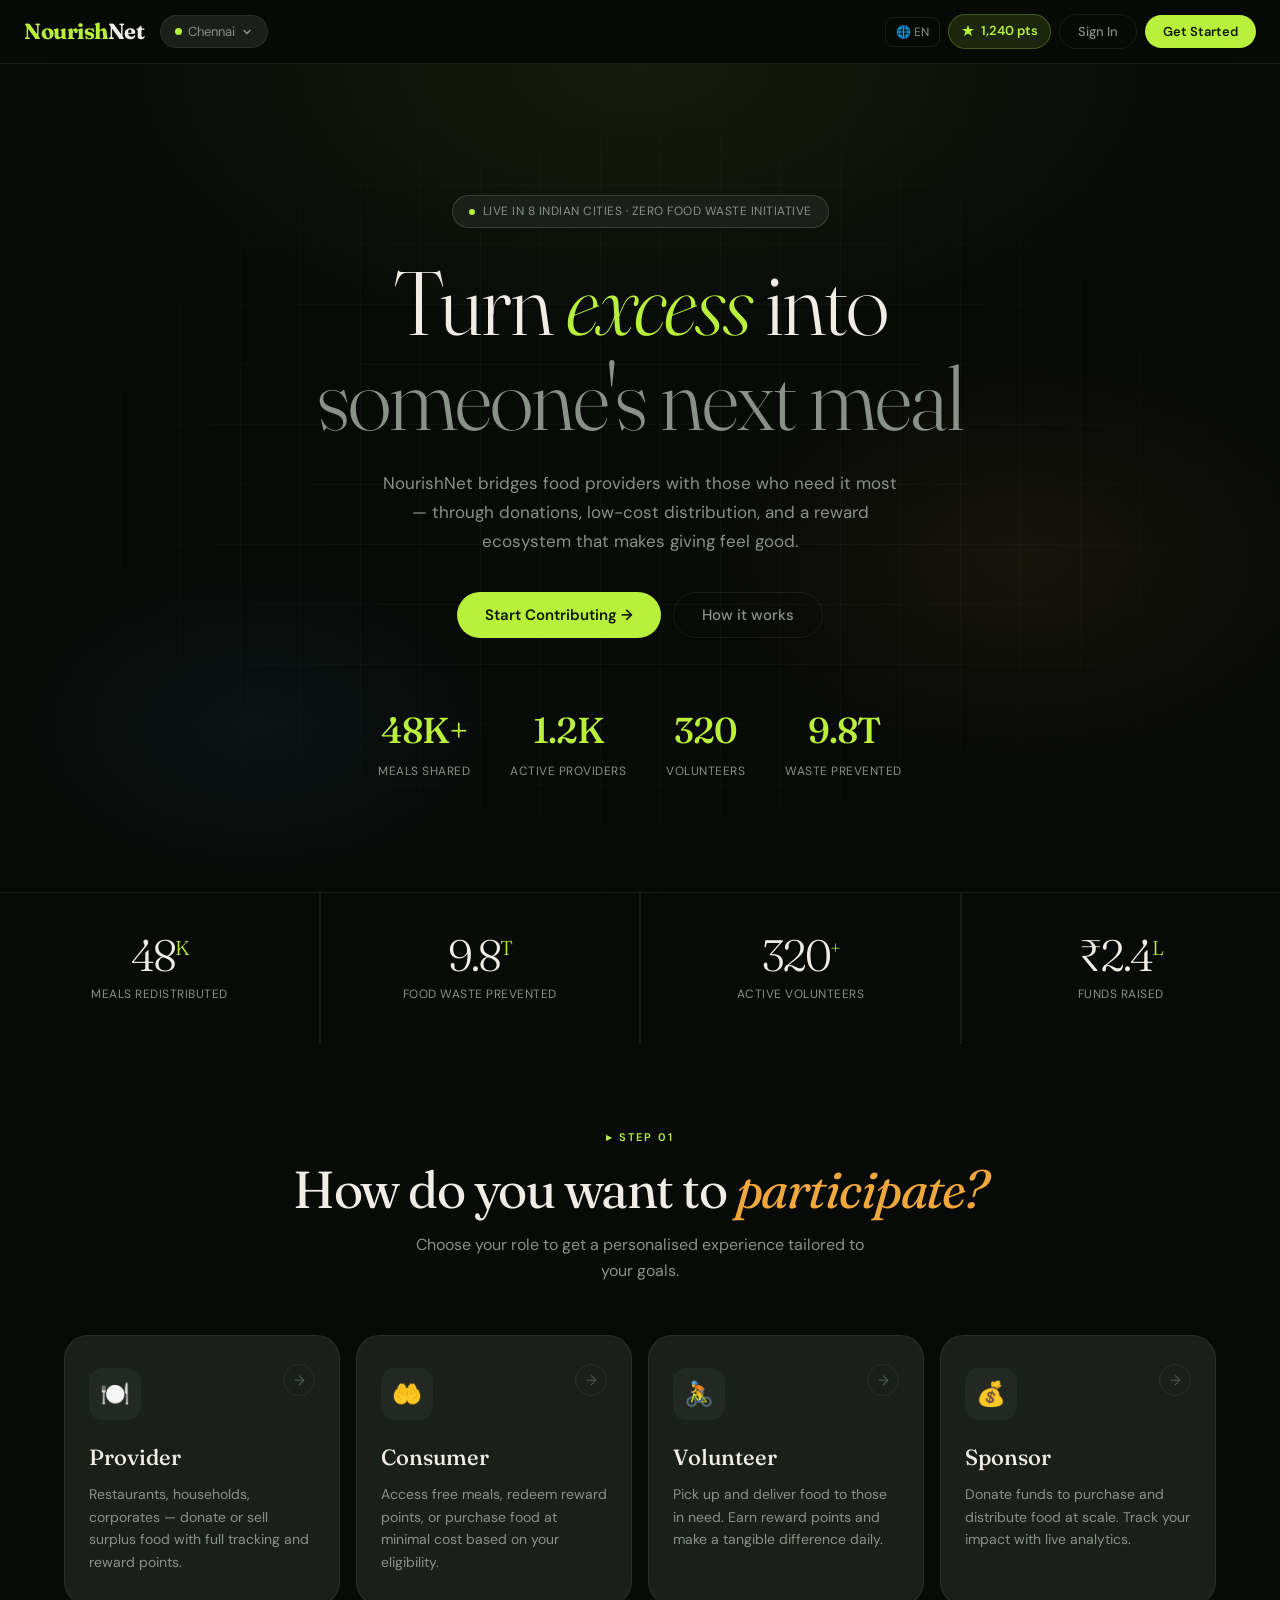
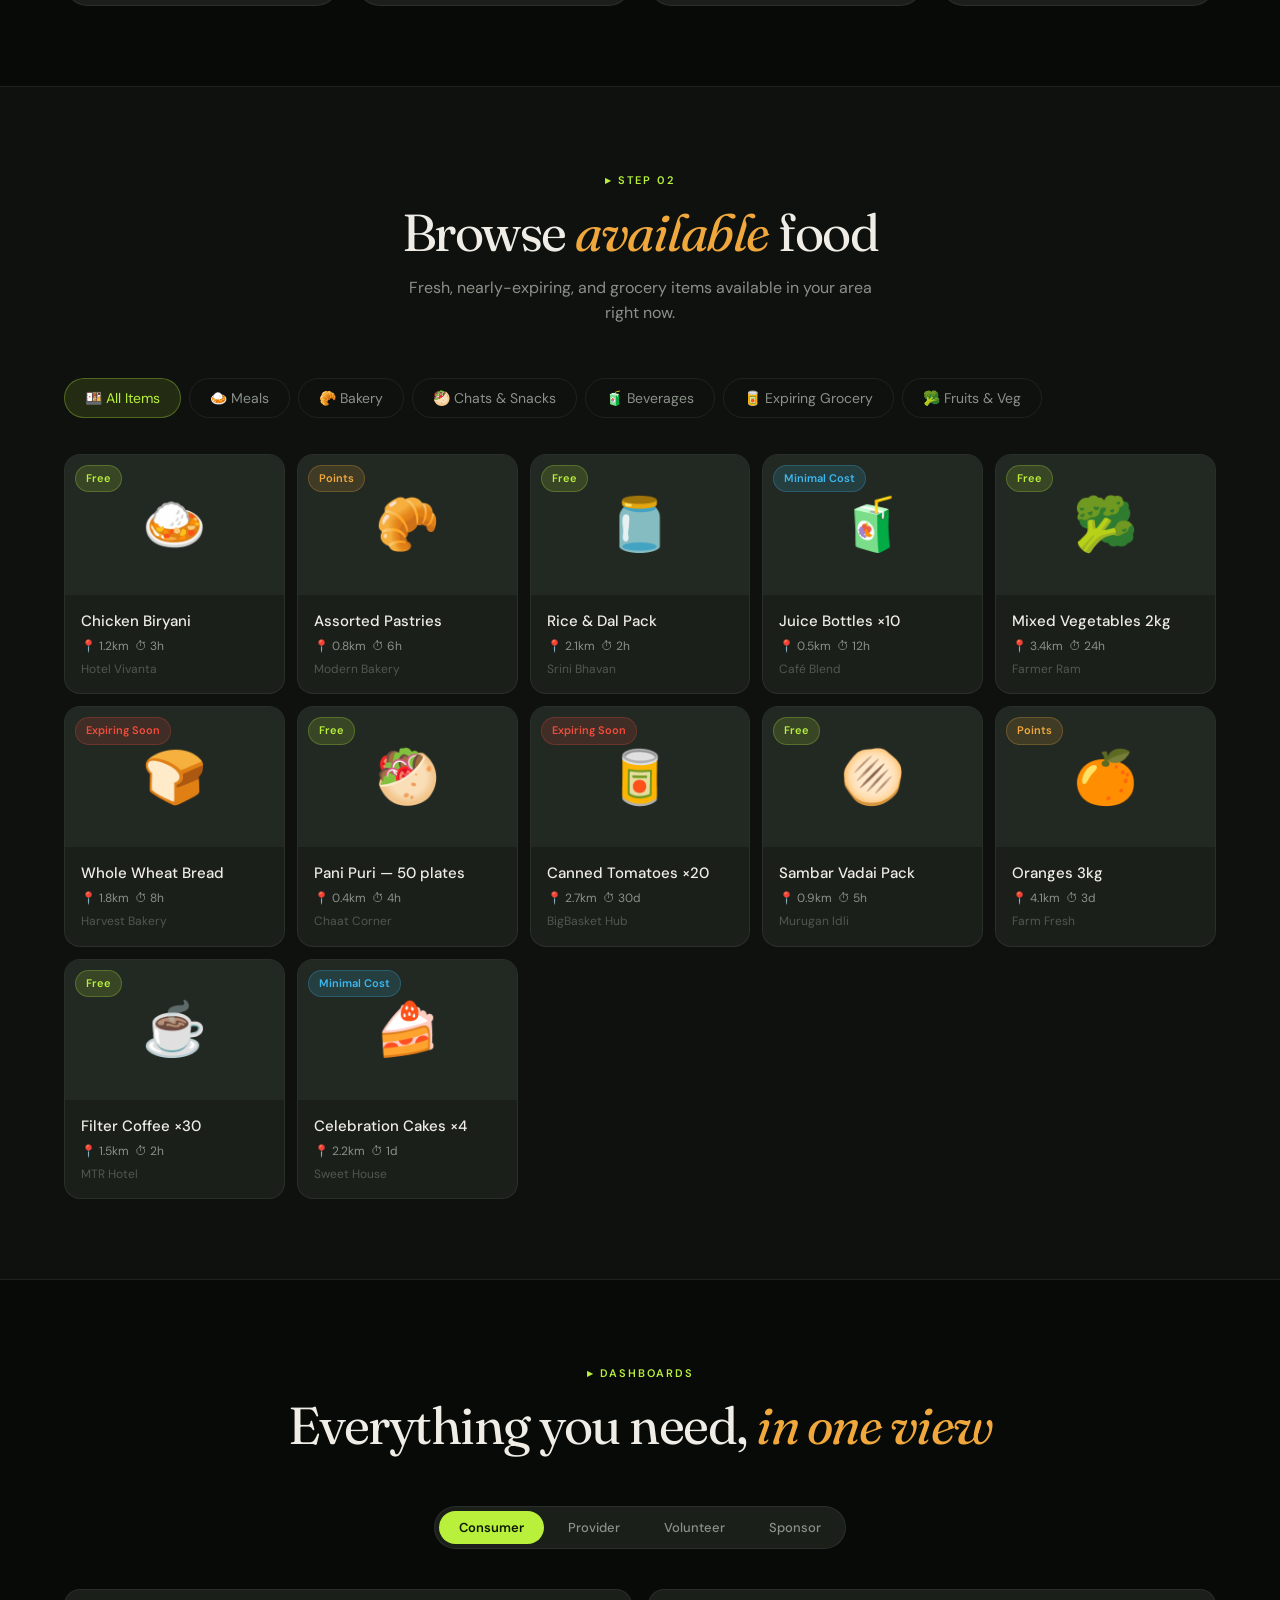
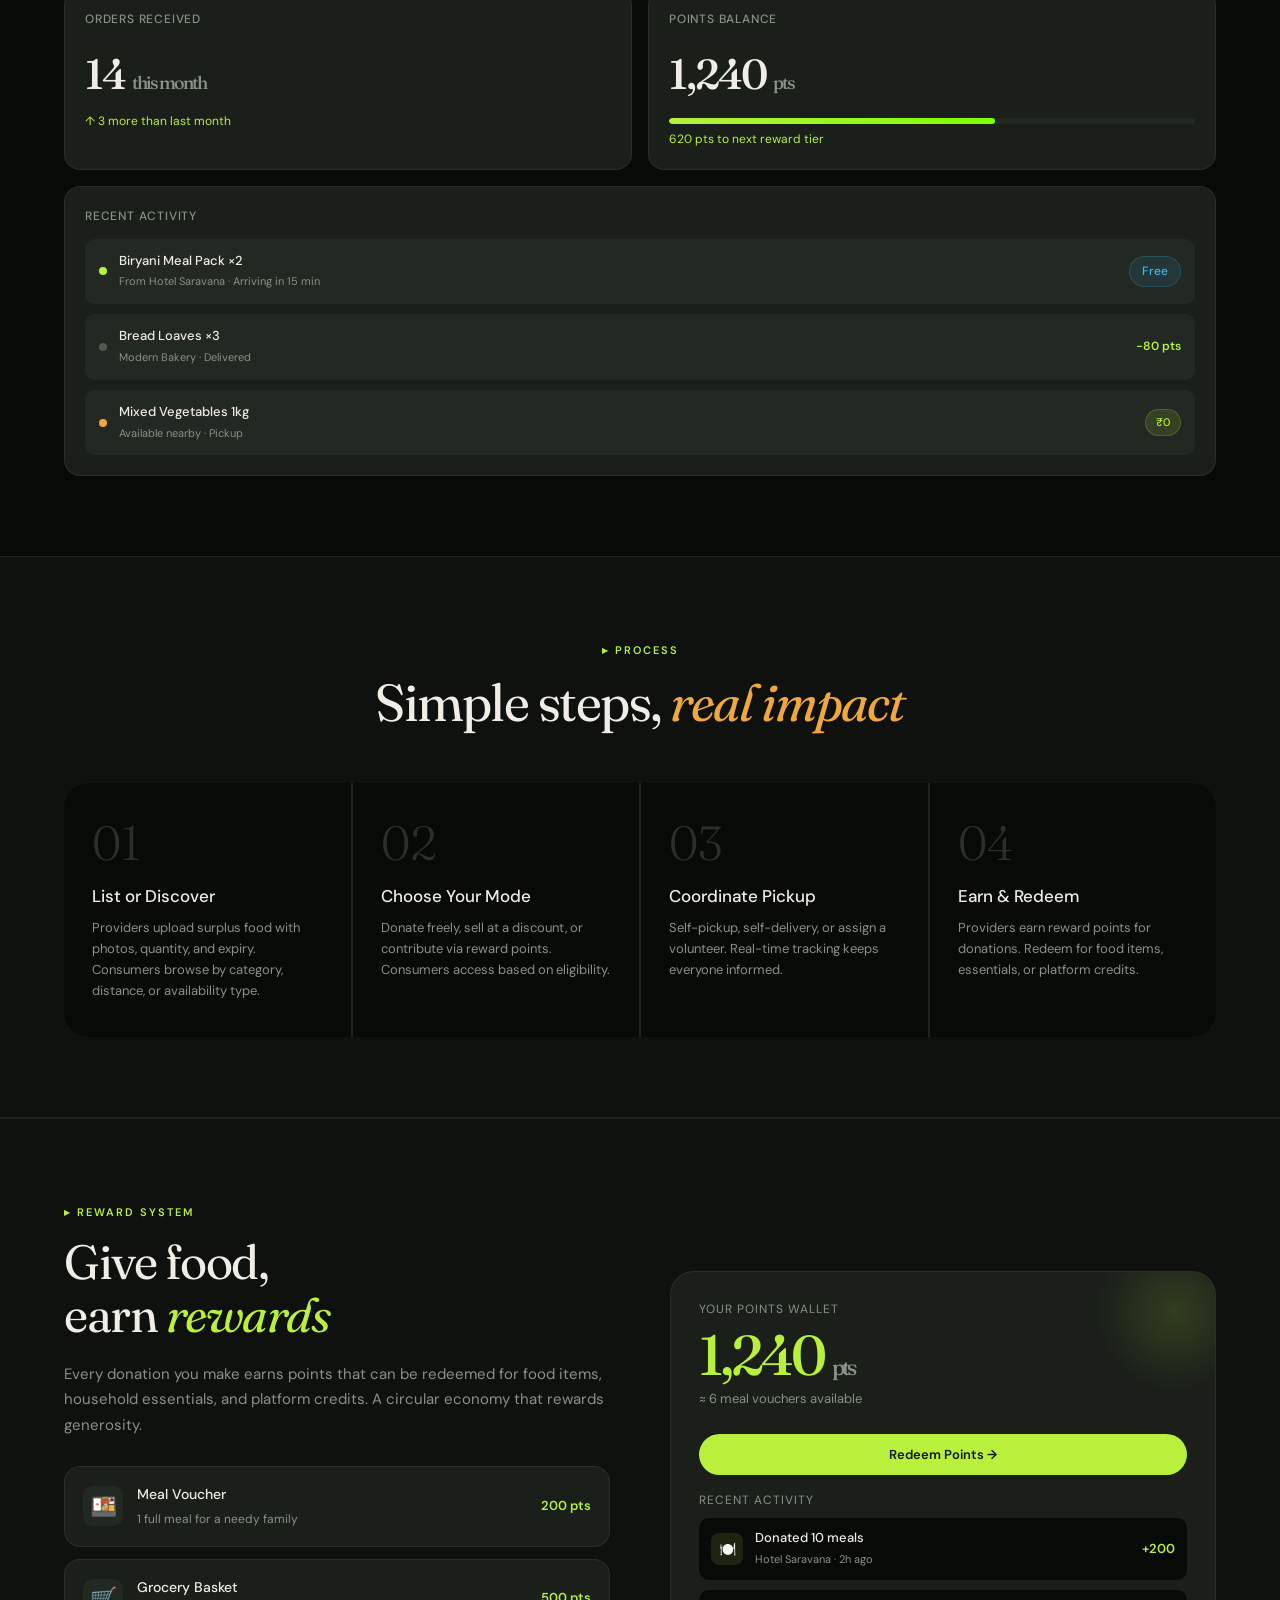
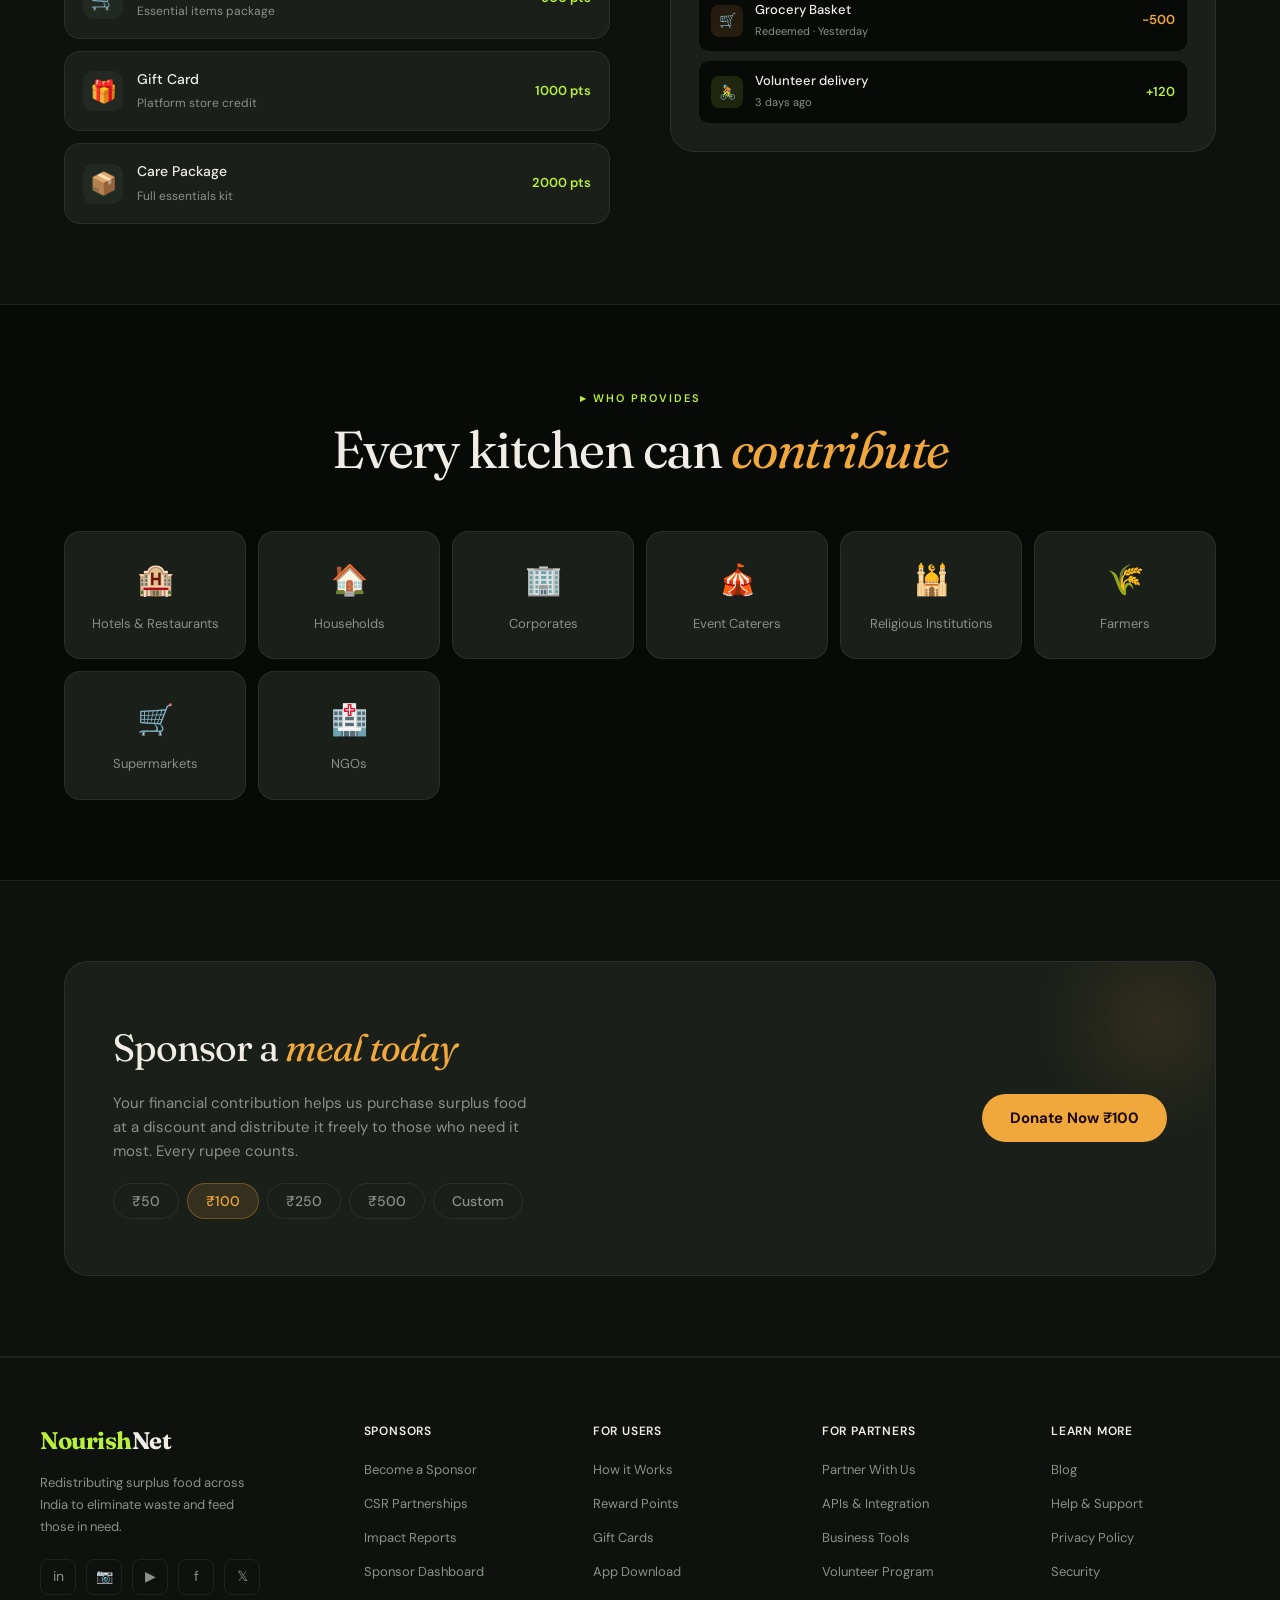
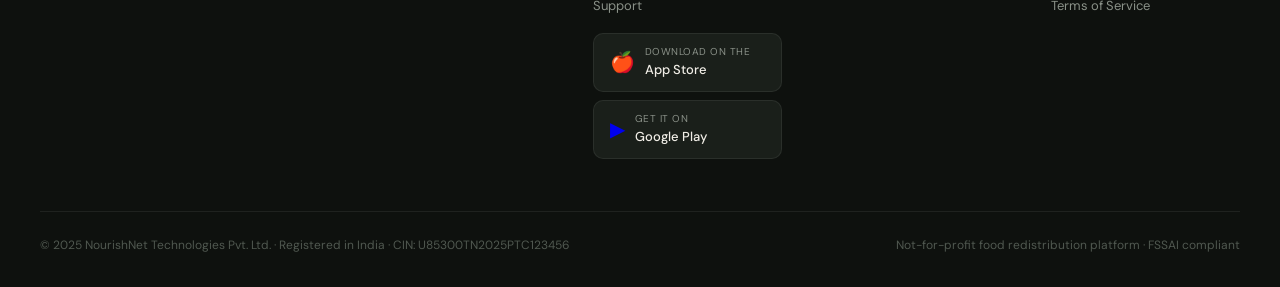
<file: nourishnet.html>
<!DOCTYPE html>
<html lang="en">
<head>
<meta charset="UTF-8">
<meta name="viewport" content="width=device-width, initial-scale=1.0">
<title>NourishNet — Redistribute. Reduce. Revive.</title>
<link href="https://fonts.googleapis.com/css2?family=Fraunces:ital,opsz,wght@0,9..144,300;0,9..144,500;0,9..144,700;1,9..144,400&family=DM+Sans:wght@300;400;500;600&display=swap" rel="stylesheet">
<style>
  :root {
    --bg: #080A08;
    --bg2: #0E110E;
    --bg3: #141814;
    --surface: #1A1F1A;
    --surface2: #222822;
    --border: rgba(255,255,255,0.07);
    --border-bright: rgba(255,255,255,0.15);
    --text: #F0EDE6;
    --text-muted: #8A9188;
    --text-dim: #505850;
    --accent: #B8F03C;
    --accent-dim: rgba(184,240,60,0.12);
    --accent-warm: #F0A83C;
    --accent-warm-dim: rgba(240,168,60,0.12);
    --accent-red: #F04C3C;
    --accent-blue: #3CB8F0;
    --radius: 16px;
    --radius-sm: 10px;
    --radius-lg: 24px;
    --font-display: 'Fraunces', serif;
    --font-body: 'DM Sans', sans-serif;
  }

  *, *::before, *::after { box-sizing: border-box; margin: 0; padding: 0; }

  html { scroll-behavior: smooth; }

  body {
    background: var(--bg);
    color: var(--text);
    font-family: var(--font-body);
    font-size: 15px;
    line-height: 1.6;
    overflow-x: hidden;
    -webkit-font-smoothing: antialiased;
  }

  /* ── TOPBAR ── */
  .topbar {
    position: sticky;
    top: 0;
    z-index: 100;
    background: rgba(8,10,8,0.85);
    backdrop-filter: blur(20px);
    border-bottom: 1px solid var(--border);
    padding: 0 24px;
    height: 64px;
    display: flex;
    align-items: center;
    gap: 16px;
  }

  .logo {
    font-family: var(--font-display);
    font-size: 22px;
    font-weight: 700;
    color: var(--accent);
    letter-spacing: -0.5px;
    white-space: nowrap;
    flex-shrink: 0;
  }
  .logo span { color: var(--text); }

  .topbar-center { flex: 1; display: flex; gap: 8px; align-items: center; }

  .location-btn {
    display: flex;
    align-items: center;
    gap: 6px;
    background: var(--surface);
    border: 1px solid var(--border);
    border-radius: 40px;
    padding: 7px 14px;
    font-family: var(--font-body);
    font-size: 13px;
    color: var(--text-muted);
    cursor: pointer;
    transition: all 0.2s;
  }
  .location-btn:hover { border-color: var(--border-bright); color: var(--text); }
  .location-btn .dot { width: 7px; height: 7px; background: var(--accent); border-radius: 50%; }

  .topbar-right { display: flex; align-items: center; gap: 8px; }

  .lang-btn {
    background: none;
    border: 1px solid var(--border);
    border-radius: 8px;
    padding: 6px 10px;
    color: var(--text-muted);
    font-family: var(--font-body);
    font-size: 12px;
    cursor: pointer;
    transition: all 0.2s;
  }
  .lang-btn:hover { color: var(--text); border-color: var(--border-bright); }

  .points-badge {
    display: flex;
    align-items: center;
    gap: 6px;
    background: var(--accent-dim);
    border: 1px solid rgba(184,240,60,0.25);
    border-radius: 40px;
    padding: 6px 12px;
    font-size: 13px;
    font-weight: 600;
    color: var(--accent);
    cursor: pointer;
  }
  .points-badge svg { width: 14px; height: 14px; }

  .btn {
    display: inline-flex;
    align-items: center;
    gap: 6px;
    padding: 8px 18px;
    border-radius: 40px;
    font-family: var(--font-body);
    font-size: 13px;
    font-weight: 500;
    cursor: pointer;
    border: none;
    transition: all 0.2s;
    text-decoration: none;
  }
  .btn-primary { background: var(--accent); color: #0E1A00; font-weight: 600; }
  .btn-primary:hover { background: #ceff50; transform: translateY(-1px); box-shadow: 0 6px 20px rgba(184,240,60,0.25); }
  .btn-ghost { background: none; border: 1px solid var(--border); color: var(--text-muted); }
  .btn-ghost:hover { border-color: var(--border-bright); color: var(--text); }

  /* ── HERO ── */
  .hero {
    position: relative;
    min-height: 92vh;
    display: flex;
    flex-direction: column;
    align-items: center;
    justify-content: center;
    padding: 80px 24px 60px;
    overflow: hidden;
  }

  .hero-bg {
    position: absolute;
    inset: 0;
    background:
      radial-gradient(ellipse 60% 50% at 50% 0%, rgba(184,240,60,0.08) 0%, transparent 70%),
      radial-gradient(ellipse 40% 40% at 80% 60%, rgba(240,168,60,0.06) 0%, transparent 60%),
      radial-gradient(ellipse 30% 30% at 20% 80%, rgba(60,184,240,0.05) 0%, transparent 60%);
    pointer-events: none;
  }

  .hero-grid {
    position: absolute;
    inset: 0;
    background-image:
      linear-gradient(rgba(255,255,255,0.03) 1px, transparent 1px),
      linear-gradient(90deg, rgba(255,255,255,0.03) 1px, transparent 1px);
    background-size: 60px 60px;
    mask-image: radial-gradient(ellipse 80% 80% at 50% 50%, black 30%, transparent 70%);
    pointer-events: none;
  }

  .hero-tag {
    display: inline-flex;
    align-items: center;
    gap: 8px;
    background: var(--surface);
    border: 1px solid var(--border-bright);
    border-radius: 40px;
    padding: 6px 16px;
    font-size: 12px;
    color: var(--text-muted);
    letter-spacing: 0.5px;
    text-transform: uppercase;
    margin-bottom: 28px;
    animation: fadeUp 0.6s ease both;
  }
  .hero-tag .pulse { width: 6px; height: 6px; background: var(--accent); border-radius: 50%; animation: pulse 2s infinite; }

  @keyframes pulse {
    0%, 100% { opacity: 1; transform: scale(1); }
    50% { opacity: 0.5; transform: scale(1.4); }
  }

  @keyframes fadeUp {
    from { opacity: 0; transform: translateY(20px); }
    to { opacity: 1; transform: translateY(0); }
  }

  .hero h1 {
    font-family: var(--font-display);
    font-size: clamp(42px, 8vw, 90px);
    font-weight: 300;
    line-height: 1.05;
    letter-spacing: -2px;
    text-align: center;
    max-width: 900px;
    animation: fadeUp 0.6s 0.1s ease both;
  }
  .hero h1 em { font-style: italic; color: var(--accent); }
  .hero h1 .line2 { display: block; color: var(--text-muted); }

  .hero-sub {
    margin-top: 24px;
    font-size: 17px;
    color: var(--text-muted);
    text-align: center;
    max-width: 520px;
    line-height: 1.7;
    animation: fadeUp 0.6s 0.2s ease both;
  }

  .hero-ctas {
    display: flex;
    gap: 12px;
    margin-top: 36px;
    flex-wrap: wrap;
    justify-content: center;
    animation: fadeUp 0.6s 0.3s ease both;
  }

  .hero-stats {
    display: flex;
    gap: 40px;
    margin-top: 64px;
    animation: fadeUp 0.6s 0.4s ease both;
  }
  .stat { text-align: center; }
  .stat-num {
    font-family: var(--font-display);
    font-size: 36px;
    font-weight: 500;
    color: var(--accent);
    letter-spacing: -1px;
  }
  .stat-label { font-size: 12px; color: var(--text-muted); text-transform: uppercase; letter-spacing: 0.5px; margin-top: 2px; }

  /* ── ROLE SELECTION ── */
  .section { padding: 80px 24px; max-width: 1200px; margin: 0 auto; }
  .section-full { padding: 80px 24px; }

  .section-header { text-align: center; margin-bottom: 52px; }
  .section-tag {
    display: inline-block;
    font-size: 11px;
    font-weight: 600;
    letter-spacing: 2px;
    text-transform: uppercase;
    color: var(--accent);
    margin-bottom: 14px;
  }
  .section-title {
    font-family: var(--font-display);
    font-size: clamp(32px, 5vw, 52px);
    font-weight: 400;
    letter-spacing: -1.5px;
    line-height: 1.1;
  }
  .section-title em { font-style: italic; color: var(--accent-warm); }
  .section-sub { margin-top: 14px; font-size: 16px; color: var(--text-muted); max-width: 480px; margin-left: auto; margin-right: auto; }

  .role-grid {
    display: grid;
    grid-template-columns: repeat(auto-fit, minmax(240px, 1fr));
    gap: 16px;
  }

  .role-card {
    background: var(--surface);
    border: 1px solid var(--border);
    border-radius: var(--radius-lg);
    padding: 32px 24px;
    cursor: pointer;
    transition: all 0.3s cubic-bezier(0.16, 1, 0.3, 1);
    position: relative;
    overflow: hidden;
    group: true;
  }
  .role-card::before {
    content: '';
    position: absolute;
    inset: 0;
    background: var(--card-glow, transparent);
    opacity: 0;
    transition: opacity 0.3s;
  }
  .role-card:hover { border-color: var(--card-accent, var(--border-bright)); transform: translateY(-4px); box-shadow: 0 20px 40px rgba(0,0,0,0.4); }
  .role-card:hover::before { opacity: 1; }
  .role-card.active { border-color: var(--card-accent); background: var(--card-bg); }

  .role-card[data-role="provider"] { --card-accent: var(--accent); --card-glow: radial-gradient(ellipse 80% 60% at 50% 0%, rgba(184,240,60,0.08) 0%, transparent 60%); --card-bg: rgba(184,240,60,0.05); }
  .role-card[data-role="consumer"] { --card-accent: var(--accent-warm); --card-glow: radial-gradient(ellipse 80% 60% at 50% 0%, rgba(240,168,60,0.08) 0%, transparent 60%); --card-bg: rgba(240,168,60,0.05); }
  .role-card[data-role="volunteer"] { --card-accent: var(--accent-blue); --card-glow: radial-gradient(ellipse 80% 60% at 50% 0%, rgba(60,184,240,0.08) 0%, transparent 60%); --card-bg: rgba(60,184,240,0.05); }
  .role-card[data-role="sponsor"] { --card-accent: #C084FC; --card-glow: radial-gradient(ellipse 80% 60% at 50% 0%, rgba(192,132,252,0.08) 0%, transparent 60%); --card-bg: rgba(192,132,252,0.05); }

  .role-icon {
    width: 52px;
    height: 52px;
    border-radius: 14px;
    display: flex;
    align-items: center;
    justify-content: center;
    font-size: 24px;
    margin-bottom: 20px;
    background: var(--surface2);
    transition: transform 0.3s;
  }
  .role-card:hover .role-icon { transform: scale(1.1) rotate(-3deg); }

  .role-card h3 {
    font-family: var(--font-display);
    font-size: 22px;
    font-weight: 500;
    margin-bottom: 8px;
  }
  .role-card p { font-size: 14px; color: var(--text-muted); line-height: 1.6; }
  .role-arrow {
    position: absolute;
    top: 28px; right: 24px;
    width: 32px; height: 32px;
    border: 1px solid var(--border);
    border-radius: 50%;
    display: flex; align-items: center; justify-content: center;
    font-size: 14px;
    color: var(--text-dim);
    transition: all 0.3s;
  }
  .role-card:hover .role-arrow { border-color: var(--card-accent); color: var(--card-accent); transform: rotate(45deg); }

  /* ── CATEGORIES ── */
  .categories-wrap {
    background: var(--bg2);
    border-top: 1px solid var(--border);
    border-bottom: 1px solid var(--border);
  }

  .category-tabs {
    display: flex;
    gap: 8px;
    overflow-x: auto;
    padding-bottom: 4px;
    scrollbar-width: none;
    margin-bottom: 32px;
  }
  .category-tabs::-webkit-scrollbar { display: none; }

  .cat-tab {
    flex-shrink: 0;
    display: flex;
    align-items: center;
    gap: 8px;
    padding: 10px 20px;
    border-radius: 40px;
    border: 1px solid var(--border);
    background: none;
    color: var(--text-muted);
    font-family: var(--font-body);
    font-size: 14px;
    cursor: pointer;
    transition: all 0.2s;
    white-space: nowrap;
  }
  .cat-tab.active, .cat-tab:hover { background: var(--accent-dim); border-color: rgba(184,240,60,0.3); color: var(--accent); }

  .food-grid {
    display: grid;
    grid-template-columns: repeat(auto-fill, minmax(200px, 1fr));
    gap: 12px;
  }

  .food-card {
    background: var(--surface);
    border: 1px solid var(--border);
    border-radius: var(--radius);
    overflow: hidden;
    transition: all 0.3s cubic-bezier(0.16, 1, 0.3, 1);
    cursor: pointer;
  }
  .food-card:hover { border-color: var(--border-bright); transform: translateY(-3px); box-shadow: 0 16px 32px rgba(0,0,0,0.35); }

  .food-card-img {
    height: 140px;
    background: var(--surface2);
    display: flex;
    align-items: center;
    justify-content: center;
    font-size: 48px;
    position: relative;
    overflow: hidden;
  }
  .food-badge {
    position: absolute;
    top: 10px; left: 10px;
    padding: 4px 10px;
    border-radius: 40px;
    font-size: 11px;
    font-weight: 600;
  }
  .badge-free { background: rgba(184,240,60,0.15); color: var(--accent); border: 1px solid rgba(184,240,60,0.25); }
  .badge-points { background: rgba(240,168,60,0.15); color: var(--accent-warm); border: 1px solid rgba(240,168,60,0.25); }
  .badge-paid { background: rgba(60,184,240,0.15); color: var(--accent-blue); border: 1px solid rgba(60,184,240,0.25); }
  .badge-expiring { background: rgba(240,76,60,0.15); color: var(--accent-red); border: 1px solid rgba(240,76,60,0.25); }

  .food-card-body { padding: 14px 16px; }
  .food-card-body h4 { font-size: 15px; font-weight: 500; margin-bottom: 4px; }
  .food-card-body .meta { font-size: 12px; color: var(--text-muted); display: flex; align-items: center; gap: 6px; }
  .food-card-body .meta span { display: flex; align-items: center; gap: 3px; }

  /* ── DASHBOARDS PREVIEW ── */
  .tabs-nav {
    display: flex;
    gap: 4px;
    background: var(--surface);
    border: 1px solid var(--border);
    border-radius: 40px;
    padding: 4px;
    width: fit-content;
    margin: 0 auto 40px;
  }
  .tab-btn {
    padding: 8px 20px;
    border-radius: 40px;
    border: none;
    background: none;
    color: var(--text-muted);
    font-family: var(--font-body);
    font-size: 13px;
    font-weight: 500;
    cursor: pointer;
    transition: all 0.2s;
  }
  .tab-btn.active { background: var(--accent); color: #0E1A00; font-weight: 600; }

  .dashboard-panel { display: none; }
  .dashboard-panel.active { display: block; }

  .dash-grid {
    display: grid;
    grid-template-columns: 1fr 1fr;
    gap: 16px;
  }
  @media (max-width: 640px) { .dash-grid { grid-template-columns: 1fr; } }

  .dash-card {
    background: var(--surface);
    border: 1px solid var(--border);
    border-radius: var(--radius);
    padding: 20px;
  }
  .dash-card h5 {
    font-size: 12px;
    font-weight: 500;
    text-transform: uppercase;
    letter-spacing: 0.8px;
    color: var(--text-muted);
    margin-bottom: 12px;
  }
  .dash-card .big-num {
    font-family: var(--font-display);
    font-size: 42px;
    font-weight: 500;
    letter-spacing: -2px;
    color: var(--text);
  }
  .dash-card .big-num small { font-size: 18px; color: var(--text-muted); }
  .dash-card .trend { font-size: 12px; color: var(--accent); margin-top: 4px; }

  .progress-bar {
    width: 100%;
    height: 6px;
    background: var(--surface2);
    border-radius: 3px;
    overflow: hidden;
    margin-top: 10px;
  }
  .progress-fill { height: 100%; border-radius: 3px; background: linear-gradient(90deg, var(--accent), #7eff00); transition: width 1s ease; }

  .task-list { display: flex; flex-direction: column; gap: 10px; }
  .task-item {
    display: flex; align-items: center; gap: 12px;
    padding: 12px 14px;
    background: var(--surface2);
    border-radius: var(--radius-sm);
    font-size: 13px;
  }
  .task-status { width: 8px; height: 8px; border-radius: 50%; flex-shrink: 0; }
  .status-pending { background: var(--accent-warm); }
  .status-active { background: var(--accent); }
  .status-done { background: var(--text-dim); }
  .task-info { flex: 1; }
  .task-info strong { display: block; font-weight: 500; }
  .task-info span { font-size: 11px; color: var(--text-muted); }
  .task-pts { font-size: 12px; font-weight: 600; color: var(--accent); }

  /* ── HOW IT WORKS ── */
  .steps-grid {
    display: grid;
    grid-template-columns: repeat(auto-fit, minmax(200px, 1fr));
    gap: 2px;
    background: var(--border);
    border-radius: var(--radius-lg);
    overflow: hidden;
  }
  .step-item {
    background: var(--bg);
    padding: 36px 28px;
    transition: background 0.2s;
  }
  .step-item:hover { background: var(--surface); }
  .step-num {
    font-family: var(--font-display);
    font-size: 48px;
    font-weight: 300;
    color: var(--border-bright);
    line-height: 1;
    margin-bottom: 16px;
  }
  .step-item h4 { font-size: 17px; font-weight: 500; margin-bottom: 8px; }
  .step-item p { font-size: 13px; color: var(--text-muted); line-height: 1.6; }

  /* ── REWARDS ── */
  .rewards-wrap {
    background: var(--bg2);
    border-top: 1px solid var(--border);
    border-bottom: 1px solid var(--border);
  }
  .rewards-inner {
    max-width: 1200px;
    margin: 0 auto;
    padding: 80px 24px;
    display: grid;
    grid-template-columns: 1fr 1fr;
    gap: 60px;
    align-items: center;
  }
  @media (max-width: 768px) { .rewards-inner { grid-template-columns: 1fr; gap: 40px; } }

  .rewards-left h2 {
    font-family: var(--font-display);
    font-size: clamp(32px, 4vw, 48px);
    font-weight: 400;
    letter-spacing: -1.5px;
    line-height: 1.1;
    margin-bottom: 20px;
  }
  .rewards-left h2 em { font-style: italic; color: var(--accent); }
  .rewards-left p { color: var(--text-muted); font-size: 15px; line-height: 1.7; margin-bottom: 28px; }

  .reward-items { display: flex; flex-direction: column; gap: 12px; }
  .reward-item {
    display: flex; align-items: center; gap: 14px;
    padding: 16px 18px;
    background: var(--surface);
    border: 1px solid var(--border);
    border-radius: var(--radius);
    transition: all 0.2s;
    cursor: pointer;
  }
  .reward-item:hover { border-color: rgba(184,240,60,0.3); background: var(--accent-dim); }
  .reward-item .ri-icon { font-size: 22px; width: 40px; height: 40px; display: flex; align-items: center; justify-content: center; background: var(--surface2); border-radius: 10px; flex-shrink: 0; }
  .reward-item .ri-text strong { display: block; font-size: 14px; font-weight: 500; }
  .reward-item .ri-text span { font-size: 12px; color: var(--text-muted); }
  .reward-item .ri-pts { margin-left: auto; font-size: 13px; font-weight: 600; color: var(--accent); }

  .points-wallet {
    background: var(--surface);
    border: 1px solid var(--border);
    border-radius: var(--radius-lg);
    padding: 28px;
    position: relative;
    overflow: hidden;
  }
  .points-wallet::before {
    content: '';
    position: absolute;
    top: -40px; right: -40px;
    width: 160px; height: 160px;
    background: radial-gradient(circle, rgba(184,240,60,0.15) 0%, transparent 70%);
    pointer-events: none;
  }
  .wallet-label { font-size: 12px; text-transform: uppercase; letter-spacing: 1px; color: var(--text-muted); margin-bottom: 8px; }
  .wallet-balance {
    font-family: var(--font-display);
    font-size: 56px;
    font-weight: 500;
    color: var(--accent);
    letter-spacing: -3px;
    line-height: 1;
    margin-bottom: 6px;
  }
  .wallet-balance small { font-size: 22px; color: var(--text-muted); }
  .wallet-sub { font-size: 13px; color: var(--text-muted); margin-bottom: 24px; }

  .wallet-activity { display: flex; flex-direction: column; gap: 10px; }
  .wa-item {
    display: flex; align-items: center; gap: 12px;
    padding: 10px 12px;
    background: var(--bg);
    border-radius: var(--radius-sm);
    font-size: 13px;
  }
  .wa-icon { width: 32px; height: 32px; border-radius: 8px; display: flex; align-items: center; justify-content: center; font-size: 14px; flex-shrink: 0; }
  .wa-text { flex: 1; }
  .wa-text strong { display: block; font-weight: 500; font-size: 13px; }
  .wa-text span { font-size: 11px; color: var(--text-muted); }
  .wa-pts { font-weight: 600; }
  .wa-earn { color: var(--accent); }
  .wa-spend { color: var(--accent-warm); }

  /* ── IMPACT ── */
  .impact-strip {
    display: grid;
    grid-template-columns: repeat(4, 1fr);
    gap: 2px;
    background: var(--border);
    overflow: hidden;
  }
  @media (max-width: 640px) { .impact-strip { grid-template-columns: repeat(2, 1fr); } }

  .impact-item {
    background: var(--bg);
    padding: 40px 28px;
    text-align: center;
    transition: background 0.2s;
  }
  .impact-item:hover { background: var(--surface); }
  .impact-num {
    font-family: var(--font-display);
    font-size: 44px;
    font-weight: 300;
    color: var(--text);
    letter-spacing: -2px;
    line-height: 1;
  }
  .impact-num sup { font-size: 20px; color: var(--accent); }
  .impact-label { font-size: 12px; color: var(--text-muted); text-transform: uppercase; letter-spacing: 0.5px; margin-top: 8px; }

  /* ── PROVIDER TYPES ── */
  .providers-grid {
    display: grid;
    grid-template-columns: repeat(auto-fill, minmax(160px, 1fr));
    gap: 12px;
  }
  .provider-chip {
    display: flex;
    flex-direction: column;
    align-items: center;
    gap: 10px;
    padding: 24px 16px;
    background: var(--surface);
    border: 1px solid var(--border);
    border-radius: var(--radius);
    text-align: center;
    font-size: 13px;
    color: var(--text-muted);
    cursor: pointer;
    transition: all 0.25s;
  }
  .provider-chip:hover { border-color: var(--border-bright); color: var(--text); background: var(--surface2); transform: translateY(-2px); }
  .provider-chip .pc-icon { font-size: 30px; }

  /* ── DONATION CTA ── */
  .donation-cta {
    background: var(--surface);
    border: 1px solid var(--border);
    border-radius: var(--radius-lg);
    padding: 56px 48px;
    display: grid;
    grid-template-columns: 1fr auto;
    gap: 40px;
    align-items: center;
    position: relative;
    overflow: hidden;
  }
  @media (max-width: 640px) { .donation-cta { grid-template-columns: 1fr; padding: 36px 24px; } }
  .donation-cta::before {
    content: '';
    position: absolute;
    top: -60px; right: -60px;
    width: 240px; height: 240px;
    background: radial-gradient(circle, rgba(240,168,60,0.1) 0%, transparent 70%);
  }
  .donation-cta h3 {
    font-family: var(--font-display);
    font-size: clamp(26px, 3vw, 38px);
    font-weight: 400;
    letter-spacing: -1px;
    margin-bottom: 12px;
  }
  .donation-cta h3 em { font-style: italic; color: var(--accent-warm); }
  .donation-cta p { font-size: 15px; color: var(--text-muted); max-width: 420px; }
  .donation-amounts { display: flex; gap: 8px; margin-top: 20px; flex-wrap: wrap; }
  .amount-chip {
    padding: 8px 18px;
    border-radius: 40px;
    border: 1px solid var(--border);
    background: none;
    color: var(--text-muted);
    font-family: var(--font-body);
    font-size: 14px;
    font-weight: 500;
    cursor: pointer;
    transition: all 0.2s;
  }
  .amount-chip:hover, .amount-chip.active { background: var(--accent-warm-dim); border-color: rgba(240,168,60,0.3); color: var(--accent-warm); }
  .btn-donate { background: var(--accent-warm); color: #1A0800; font-weight: 700; padding: 14px 28px; font-size: 15px; border-radius: 40px; border: none; font-family: var(--font-body); cursor: pointer; transition: all 0.2s; white-space: nowrap; }
  .btn-donate:hover { background: #ffbd5e; transform: translateY(-2px); box-shadow: 0 8px 24px rgba(240,168,60,0.3); }

  /* ── FOOTER ── */
  footer {
    border-top: 1px solid var(--border);
    background: var(--bg2);
    padding: 64px 24px 32px;
  }
  .footer-inner { max-width: 1200px; margin: 0 auto; }
  .footer-top {
    display: grid;
    grid-template-columns: 1.5fr repeat(4, 1fr);
    gap: 40px;
    margin-bottom: 52px;
  }
  @media (max-width: 900px) { .footer-top { grid-template-columns: 1fr 1fr; } }
  @media (max-width: 480px) { .footer-top { grid-template-columns: 1fr; } }

  .footer-brand .logo { font-size: 24px; display: block; margin-bottom: 12px; }
  .footer-brand p { font-size: 13px; color: var(--text-muted); line-height: 1.7; max-width: 220px; }

  .footer-col h6 { font-size: 12px; font-weight: 600; letter-spacing: 0.8px; text-transform: uppercase; color: var(--text); margin-bottom: 16px; }
  .footer-col ul { list-style: none; display: flex; flex-direction: column; gap: 10px; }
  .footer-col ul li a { font-size: 13px; color: var(--text-muted); text-decoration: none; transition: color 0.2s; }
  .footer-col ul li a:hover { color: var(--text); }

  .footer-social { display: flex; gap: 10px; margin-top: 20px; }
  .social-btn {
    width: 36px; height: 36px;
    border: 1px solid var(--border);
    border-radius: 8px;
    display: flex; align-items: center; justify-content: center;
    font-size: 14px;
    color: var(--text-muted);
    text-decoration: none;
    transition: all 0.2s;
  }
  .social-btn:hover { border-color: var(--border-bright); color: var(--text); }

  .app-btns { display: flex; flex-direction: column; gap: 8px; margin-top: 16px; }
  .app-btn {
    display: flex; align-items: center; gap: 10px;
    padding: 10px 16px;
    background: var(--surface);
    border: 1px solid var(--border);
    border-radius: var(--radius-sm);
    text-decoration: none;
    transition: all 0.2s;
  }
  .app-btn:hover { border-color: var(--border-bright); background: var(--surface2); }
  .app-btn .ab-icon { font-size: 20px; }
  .app-btn .ab-text { display: flex; flex-direction: column; }
  .app-btn .ab-text small { font-size: 10px; color: var(--text-muted); text-transform: uppercase; letter-spacing: 0.5px; }
  .app-btn .ab-text strong { font-size: 13px; color: var(--text); font-weight: 500; }

  .footer-bottom {
    border-top: 1px solid var(--border);
    padding-top: 24px;
    display: flex;
    align-items: center;
    justify-content: space-between;
    flex-wrap: wrap;
    gap: 12px;
  }
  .footer-bottom p { font-size: 12px; color: var(--text-dim); }

  /* ── MODAL ── */
  .modal-overlay {
    position: fixed; inset: 0; z-index: 200;
    background: rgba(0,0,0,0.75);
    backdrop-filter: blur(6px);
    display: flex; align-items: center; justify-content: center;
    padding: 24px;
    opacity: 0; pointer-events: none;
    transition: opacity 0.3s;
  }
  .modal-overlay.open { opacity: 1; pointer-events: all; }
  .modal {
    background: var(--surface);
    border: 1px solid var(--border-bright);
    border-radius: var(--radius-lg);
    padding: 32px;
    max-width: 440px;
    width: 100%;
    transform: translateY(20px) scale(0.97);
    transition: all 0.3s cubic-bezier(0.16, 1, 0.3, 1);
  }
  .modal-overlay.open .modal { transform: translateY(0) scale(1); }
  .modal h3 { font-family: var(--font-display); font-size: 26px; font-weight: 500; margin-bottom: 6px; }
  .modal p { font-size: 14px; color: var(--text-muted); margin-bottom: 24px; }
  .modal-close { position: absolute; top: 16px; right: 16px; background: var(--surface2); border: none; width: 32px; height: 32px; border-radius: 50%; color: var(--text-muted); cursor: pointer; font-size: 16px; display: flex; align-items: center; justify-content: center; transition: all 0.2s; }
  .modal-close:hover { color: var(--text); }

  .form-field { margin-bottom: 16px; }
  .form-field label { display: block; font-size: 12px; font-weight: 500; color: var(--text-muted); text-transform: uppercase; letter-spacing: 0.5px; margin-bottom: 8px; }
  .form-field input, .form-field select {
    width: 100%;
    background: var(--bg);
    border: 1px solid var(--border);
    border-radius: var(--radius-sm);
    padding: 12px 14px;
    font-family: var(--font-body);
    font-size: 14px;
    color: var(--text);
    transition: border-color 0.2s;
    outline: none;
  }
  .form-field input:focus, .form-field select:focus { border-color: rgba(184,240,60,0.4); }
  .form-field select option { background: var(--surface); }

  /* ── LOCATION DROPDOWN ── */
  .location-dropdown {
    position: absolute;
    top: calc(100% + 8px);
    left: 0;
    background: var(--surface);
    border: 1px solid var(--border-bright);
    border-radius: var(--radius);
    padding: 8px;
    min-width: 220px;
    z-index: 50;
    display: none;
    box-shadow: 0 20px 40px rgba(0,0,0,0.5);
  }
  .location-dropdown.open { display: block; }
  .location-dropdown .city-item {
    display: flex; align-items: center; gap: 10px;
    padding: 10px 12px;
    border-radius: var(--radius-sm);
    font-size: 14px;
    cursor: pointer;
    transition: all 0.15s;
    color: var(--text-muted);
  }
  .location-dropdown .city-item:hover { background: var(--surface2); color: var(--text); }
  .location-dropdown .city-item.active { color: var(--accent); }

  /* ── MISC ── */
  .divider { height: 1px; background: var(--border); margin: 0; }

  .chip {
    display: inline-flex; align-items: center; gap: 5px;
    padding: 4px 10px; border-radius: 40px;
    font-size: 11px; font-weight: 500;
  }
  .chip-green { background: var(--accent-dim); color: var(--accent); border: 1px solid rgba(184,240,60,0.2); }

  .volunteer-badge {
    display: inline-flex; align-items: center; gap: 6px;
    padding: 5px 12px; border-radius: 40px;
    background: rgba(60,184,240,0.1);
    border: 1px solid rgba(60,184,240,0.2);
    font-size: 12px; color: var(--accent-blue);
    font-weight: 500;
  }

  /* Scroll reveal */
  .reveal { opacity: 0; transform: translateY(24px); transition: opacity 0.6s ease, transform 0.6s ease; }
  .reveal.visible { opacity: 1; transform: translateY(0); }

  /* Mobile nav */
  .mobile-nav-btn { display: none; background: none; border: 1px solid var(--border); border-radius: 8px; padding: 6px 10px; color: var(--text-muted); cursor: pointer; font-size: 18px; }
  @media (max-width: 640px) { .mobile-nav-btn { display: flex; } .topbar-center { display: none; } .topbar .points-badge { display: none; } }

  /* Floating action */
  .fab {
    position: fixed;
    bottom: 24px; right: 24px;
    z-index: 90;
    width: 56px; height: 56px;
    background: var(--accent);
    border-radius: 50%;
    border: none;
    cursor: pointer;
    display: flex; align-items: center; justify-content: center;
    font-size: 22px;
    box-shadow: 0 8px 24px rgba(184,240,60,0.35);
    transition: all 0.3s;
  }
  .fab:hover { transform: scale(1.1) rotate(10deg); box-shadow: 0 12px 32px rgba(184,240,60,0.45); }
  @media (min-width: 900px) { .fab { display: none; } }

  /* Notification */
  .toast {
    position: fixed; bottom: 90px; right: 24px; z-index: 99;
    background: var(--surface);
    border: 1px solid var(--border-bright);
    border-radius: var(--radius);
    padding: 14px 18px;
    font-size: 13px;
    max-width: 280px;
    transform: translateX(120%);
    transition: transform 0.4s cubic-bezier(0.16, 1, 0.3, 1);
    pointer-events: none;
  }
  .toast.show { transform: translateX(0); }
  .toast strong { display: block; font-weight: 600; margin-bottom: 2px; }
  .toast span { color: var(--text-muted); }

</style>
</head>
<body>

<!-- ── TOPBAR ── -->
<header class="topbar">
  <div class="logo">Nourish<span>Net</span></div>

  <div class="topbar-center" style="position:relative;">
    <button class="location-btn" id="locationBtn" onclick="toggleLocation()">
      <span class="dot"></span>
      <span id="selectedCity">Chennai</span>
      <svg width="12" height="12" viewBox="0 0 12 12" fill="none"><path d="M3 4.5L6 7.5L9 4.5" stroke="currentColor" stroke-width="1.5" stroke-linecap="round"/></svg>
    </button>
    <div class="location-dropdown" id="locationDropdown">
      <div class="city-item active" onclick="selectCity(this,'Chennai')">🌊 Chennai</div>
      <div class="city-item" onclick="selectCity(this,'Mumbai')">🏙️ Mumbai</div>
      <div class="city-item" onclick="selectCity(this,'Delhi')">🏛️ Delhi</div>
      <div class="city-item" onclick="selectCity(this,'Bangalore')">💻 Bangalore</div>
      <div class="city-item" onclick="selectCity(this,'Hyderabad')">🌶️ Hyderabad</div>
      <div class="city-item" onclick="selectCity(this,'Kolkata')">🎭 Kolkata</div>
      <div class="city-item" onclick="selectCity(this,'Pune')">🎓 Pune</div>
      <div class="city-item" onclick="selectCity(this,'Ahmedabad')">🪁 Ahmedabad</div>
    </div>
  </div>

  <div class="topbar-right">
    <button class="lang-btn">🌐 EN</button>
    <div class="points-badge" onclick="openModal('rewards')">
      <svg viewBox="0 0 14 14" fill="none" xmlns="http://www.w3.org/2000/svg"><polygon points="7,1 8.5,5 13,5 9.5,7.5 10.9,12 7,9.5 3.1,12 4.5,7.5 1,5 5.5,5" fill="currentColor"/></svg>
      1,240 pts
    </div>
    <button class="btn btn-ghost" onclick="openModal('signin')">Sign In</button>
    <button class="btn btn-primary" onclick="openModal('getstarted')">Get Started</button>
    <button class="mobile-nav-btn">☰</button>
  </div>
</header>

<!-- ── HERO ── -->
<section class="hero">
  <div class="hero-bg"></div>
  <div class="hero-grid"></div>

  <div class="hero-tag"><span class="pulse"></span> Live in 8 Indian cities · Zero food waste initiative</div>

  <h1>
    Turn <em>excess</em> into<br>
    <span class="line2">someone's next meal</span>
  </h1>

  <p class="hero-sub">
    NourishNet bridges food providers with those who need it most — through donations, low-cost distribution, and a reward ecosystem that makes giving feel good.
  </p>

  <div class="hero-ctas">
    <button class="btn btn-primary" style="padding:12px 28px;font-size:15px;" onclick="scrollToRoles()">Start Contributing →</button>
    <button class="btn btn-ghost" style="padding:12px 28px;font-size:15px;" onclick="openModal('howitworks')">How it works</button>
  </div>

  <div class="hero-stats">
    <div class="stat"><div class="stat-num">48K+</div><div class="stat-label">Meals Shared</div></div>
    <div class="stat"><div class="stat-num">1.2K</div><div class="stat-label">Active Providers</div></div>
    <div class="stat"><div class="stat-num">320</div><div class="stat-label">Volunteers</div></div>
    <div class="stat"><div class="stat-num">9.8T</div><div class="stat-label">Waste Prevented</div></div>
  </div>
</section>

<div class="divider"></div>

<!-- ── IMPACT STRIP ── -->
<div class="impact-strip">
  <div class="impact-item reveal"><div class="impact-num">48<sup>K</sup></div><div class="impact-label">Meals Redistributed</div></div>
  <div class="impact-item reveal"><div class="impact-num">9.8<sup>T</sup></div><div class="impact-label">Food Waste Prevented</div></div>
  <div class="impact-item reveal"><div class="impact-num">320<sup>+</sup></div><div class="impact-label">Active Volunteers</div></div>
  <div class="impact-item reveal"><div class="impact-num">₹2.4<sup>L</sup></div><div class="impact-label">Funds Raised</div></div>
</div>

<!-- ── ROLE SELECTION ── -->
<div id="roles" style="background:var(--bg);">
  <div class="section">
    <div class="section-header reveal">
      <div class="section-tag">▸ Step 01</div>
      <h2 class="section-title">How do you want to <em>participate?</em></h2>
      <p class="section-sub">Choose your role to get a personalised experience tailored to your goals.</p>
    </div>
    <div class="role-grid reveal">
      <div class="role-card" data-role="provider" onclick="selectRole(this)">
        <div class="role-arrow">→</div>
        <div class="role-icon">🍽️</div>
        <h3>Provider</h3>
        <p>Restaurants, households, corporates — donate or sell surplus food with full tracking and reward points.</p>
      </div>
      <div class="role-card" data-role="consumer" onclick="selectRole(this)">
        <div class="role-arrow">→</div>
        <div class="role-icon">🤲</div>
        <h3>Consumer</h3>
        <p>Access free meals, redeem reward points, or purchase food at minimal cost based on your eligibility.</p>
      </div>
      <div class="role-card" data-role="volunteer" onclick="selectRole(this)">
        <div class="role-arrow">→</div>
        <div class="role-icon">🚴</div>
        <h3>Volunteer</h3>
        <p>Pick up and deliver food to those in need. Earn reward points and make a tangible difference daily.</p>
      </div>
      <div class="role-card" data-role="sponsor" onclick="selectRole(this)">
        <div class="role-arrow">→</div>
        <div class="role-icon">💰</div>
        <h3>Sponsor</h3>
        <p>Donate funds to purchase and distribute food at scale. Track your impact with live analytics.</p>
      </div>
    </div>
  </div>
</div>

<!-- ── CATEGORIES ── -->
<div class="categories-wrap" id="categories">
  <div class="section">
    <div class="section-header reveal">
      <div class="section-tag">▸ Step 02</div>
      <h2 class="section-title">Browse <em>available</em> food</h2>
      <p class="section-sub">Fresh, nearly-expiring, and grocery items available in your area right now.</p>
    </div>

    <div class="category-tabs reveal">
      <button class="cat-tab active" onclick="filterCategory(this,'all')">🍱 All Items</button>
      <button class="cat-tab" onclick="filterCategory(this,'meals')">🍛 Meals</button>
      <button class="cat-tab" onclick="filterCategory(this,'bakery')">🥐 Bakery</button>
      <button class="cat-tab" onclick="filterCategory(this,'chats')">🥙 Chats & Snacks</button>
      <button class="cat-tab" onclick="filterCategory(this,'beverages')">🧃 Beverages</button>
      <button class="cat-tab" onclick="filterCategory(this,'grocery')">🥫 Expiring Grocery</button>
      <button class="cat-tab" onclick="filterCategory(this,'fruits')">🥦 Fruits & Veg</button>
    </div>

    <div class="food-grid reveal" id="foodGrid">
      <!-- Populated by JS -->
    </div>
  </div>
</div>

<!-- ── DASHBOARDS ── -->
<div style="background:var(--bg);">
  <div class="section">
    <div class="section-header reveal">
      <div class="section-tag">▸ Dashboards</div>
      <h2 class="section-title">Everything you need, <em>in one view</em></h2>
    </div>

    <div class="tabs-nav reveal">
      <button class="tab-btn active" onclick="switchTab(this,'consumer')">Consumer</button>
      <button class="tab-btn" onclick="switchTab(this,'provider')">Provider</button>
      <button class="tab-btn" onclick="switchTab(this,'volunteer')">Volunteer</button>
      <button class="tab-btn" onclick="switchTab(this,'sponsor')">Sponsor</button>
    </div>

    <!-- Consumer -->
    <div class="dashboard-panel active" id="panel-consumer">
      <div class="dash-grid">
        <div class="dash-card"><h5>Orders Received</h5><div class="big-num">14 <small>this month</small></div><div class="trend">↑ 3 more than last month</div></div>
        <div class="dash-card">
          <h5>Points Balance</h5>
          <div class="big-num">1,240 <small>pts</small></div>
          <div class="progress-bar"><div class="progress-fill" style="width:62%"></div></div>
          <div class="trend" style="margin-top:6px;">620 pts to next reward tier</div>
        </div>
        <div class="dash-card" style="grid-column:1/-1;">
          <h5>Recent Activity</h5>
          <div class="task-list">
            <div class="task-item"><div class="task-status status-active"></div><div class="task-info"><strong>Biryani Meal Pack ×2</strong><span>From Hotel Saravana · Arriving in 15 min</span></div><div class="volunteer-badge">Free</div></div>
            <div class="task-item"><div class="task-status status-done"></div><div class="task-info"><strong>Bread Loaves ×3</strong><span>Modern Bakery · Delivered</span></div><div class="task-pts">−80 pts</div></div>
            <div class="task-item"><div class="task-status status-pending"></div><div class="task-info"><strong>Mixed Vegetables 1kg</strong><span>Available nearby · Pickup</span></div><div class="chip chip-green">₹0</div></div>
          </div>
        </div>
      </div>
    </div>

    <!-- Provider -->
    <div class="dashboard-panel" id="panel-provider">
      <div class="dash-grid">
        <div class="dash-card"><h5>Meals Donated</h5><div class="big-num">342</div><div class="trend">↑ +24 this week</div></div>
        <div class="dash-card"><h5>Rewards Earned</h5><div class="big-num">4,810 <small>pts</small></div><div class="trend">↑ Worth ₹481 in redemptions</div></div>
        <div class="dash-card" style="grid-column:1/-1;">
          <h5>Active Listings</h5>
          <div class="task-list">
            <div class="task-item"><div class="task-status status-active"></div><div class="task-info"><strong>Chicken Biryani — 20 portions</strong><span>Expiry: Today 9pm · Free donation</span></div><span style="font-size:12px;color:var(--accent)">5 claimed</span></div>
            <div class="task-item"><div class="task-status status-pending"></div><div class="task-info"><strong>Assorted Pastries — 40 pcs</strong><span>Expiry: Tomorrow 8am · ₹5/pc</span></div><span style="font-size:12px;color:var(--accent-warm)">Pending pickup</span></div>
          </div>
        </div>
      </div>
    </div>

    <!-- Volunteer -->
    <div class="dashboard-panel" id="panel-volunteer">
      <div class="dash-grid">
        <div class="dash-card"><h5>Deliveries Completed</h5><div class="big-num">87</div><div class="trend">↑ Top 10% this month</div></div>
        <div class="dash-card"><h5>Points This Month</h5><div class="big-num">2,340 <small>pts</small></div><div class="progress-bar"><div class="progress-fill" style="width:78%"></div></div></div>
        <div class="dash-card" style="grid-column:1/-1;">
          <h5>Available Tasks</h5>
          <div class="task-list">
            <div class="task-item"><div class="task-status status-active"></div><div class="task-info"><strong>Pickup: Adyar to Besant Nagar</strong><span>Hotel Vivanta → Old Age Home · 3.2km</span></div><div class="task-pts">+120 pts</div></div>
            <div class="task-item"><div class="task-status status-pending"></div><div class="task-info"><strong>Delivery: T.Nagar to Tambaram</strong><span>Corporate canteen surplus · 8.4km</span></div><div class="task-pts">+220 pts</div></div>
          </div>
        </div>
      </div>
    </div>

    <!-- Sponsor -->
    <div class="dashboard-panel" id="panel-sponsor">
      <div class="dash-grid">
        <div class="dash-card"><h5>Total Sponsored</h5><div class="big-num">₹24,500</div><div class="trend">Across 6 campaigns</div></div>
        <div class="dash-card"><h5>Meals Enabled</h5><div class="big-num">1,180</div><div class="trend">↑ 48 meals this week</div></div>
        <div class="dash-card" style="grid-column:1/-1;">
          <h5>Impact Overview</h5>
          <div style="display:grid;grid-template-columns:repeat(3,1fr);gap:12px;margin-top:8px;">
            <div style="text-align:center;padding:16px;background:var(--surface2);border-radius:var(--radius-sm);"><div style="font-family:var(--font-display);font-size:28px;font-weight:500;color:var(--accent);">320</div><div style="font-size:12px;color:var(--text-muted);">Children Fed</div></div>
            <div style="text-align:center;padding:16px;background:var(--surface2);border-radius:var(--radius-sm);"><div style="font-family:var(--font-display);font-size:28px;font-weight:500;color:var(--accent-warm);">145</div><div style="font-size:12px;color:var(--text-muted);">Elderly Supported</div></div>
            <div style="text-align:center;padding:16px;background:var(--surface2);border-radius:var(--radius-sm);"><div style="font-family:var(--font-display);font-size:28px;font-weight:500;color:var(--accent-blue);">715</div><div style="font-size:12px;color:var(--text-muted);">Others Reached</div></div>
          </div>
        </div>
      </div>
    </div>
  </div>
</div>

<!-- ── HOW IT WORKS ── -->
<div style="background:var(--bg2);border-top:1px solid var(--border);border-bottom:1px solid var(--border);">
  <div class="section">
    <div class="section-header reveal">
      <div class="section-tag">▸ Process</div>
      <h2 class="section-title">Simple steps, <em>real impact</em></h2>
    </div>
    <div class="steps-grid reveal">
      <div class="step-item"><div class="step-num">01</div><h4>List or Discover</h4><p>Providers upload surplus food with photos, quantity, and expiry. Consumers browse by category, distance, or availability type.</p></div>
      <div class="step-item"><div class="step-num">02</div><h4>Choose Your Mode</h4><p>Donate freely, sell at a discount, or contribute via reward points. Consumers access based on eligibility.</p></div>
      <div class="step-item"><div class="step-num">03</div><h4>Coordinate Pickup</h4><p>Self-pickup, self-delivery, or assign a volunteer. Real-time tracking keeps everyone informed.</p></div>
      <div class="step-item"><div class="step-num">04</div><h4>Earn & Redeem</h4><p>Providers earn reward points for donations. Redeem for food items, essentials, or platform credits.</p></div>
    </div>
  </div>
</div>

<!-- ── REWARDS ── -->
<div class="rewards-wrap">
  <div class="rewards-inner">
    <div class="rewards-left reveal">
      <div class="section-tag">▸ Reward System</div>
      <h2>Give food,<br>earn <em>rewards</em></h2>
      <p>Every donation you make earns points that can be redeemed for food items, household essentials, and platform credits. A circular economy that rewards generosity.</p>
      <div class="reward-items">
        <div class="reward-item"><div class="ri-icon">🍱</div><div class="ri-text"><strong>Meal Voucher</strong><span>1 full meal for a needy family</span></div><div class="ri-pts">200 pts</div></div>
        <div class="reward-item"><div class="ri-icon">🛒</div><div class="ri-text"><strong>Grocery Basket</strong><span>Essential items package</span></div><div class="ri-pts">500 pts</div></div>
        <div class="reward-item"><div class="ri-icon">🎁</div><div class="ri-text"><strong>Gift Card</strong><span>Platform store credit</span></div><div class="ri-pts">1000 pts</div></div>
        <div class="reward-item"><div class="ri-icon">📦</div><div class="ri-text"><strong>Care Package</strong><span>Full essentials kit</span></div><div class="ri-pts">2000 pts</div></div>
      </div>
    </div>
    <div class="reveal">
      <div class="points-wallet">
        <div class="wallet-label">Your Points Wallet</div>
        <div class="wallet-balance">1,240 <small>pts</small></div>
        <div class="wallet-sub">≈ 6 meal vouchers available</div>
        <button class="btn btn-primary" style="width:100%;justify-content:center;padding:12px;">Redeem Points →</button>
        <div style="height:16px;"></div>
        <div class="wallet-label">Recent Activity</div>
        <div class="wallet-activity">
          <div class="wa-item"><div class="wa-icon" style="background:var(--accent-dim)">🍽️</div><div class="wa-text"><strong>Donated 10 meals</strong><span>Hotel Saravana · 2h ago</span></div><div class="wa-pts wa-earn">+200</div></div>
          <div class="wa-item"><div class="wa-icon" style="background:var(--accent-warm-dim)">🛒</div><div class="wa-text"><strong>Grocery Basket</strong><span>Redeemed · Yesterday</span></div><div class="wa-pts wa-spend">−500</div></div>
          <div class="wa-item"><div class="wa-icon" style="background:var(--accent-dim)">🚴</div><div class="wa-text"><strong>Volunteer delivery</strong><span>3 days ago</span></div><div class="wa-pts wa-earn">+120</div></div>
        </div>
      </div>
    </div>
  </div>
</div>

<!-- ── PROVIDERS ── -->
<div style="background:var(--bg);">
  <div class="section">
    <div class="section-header reveal">
      <div class="section-tag">▸ Who Provides</div>
      <h2 class="section-title">Every kitchen can <em>contribute</em></h2>
    </div>
    <div class="providers-grid reveal">
      <div class="provider-chip"><div class="pc-icon">🏨</div>Hotels & Restaurants</div>
      <div class="provider-chip"><div class="pc-icon">🏠</div>Households</div>
      <div class="provider-chip"><div class="pc-icon">🏢</div>Corporates</div>
      <div class="provider-chip"><div class="pc-icon">🎪</div>Event Caterers</div>
      <div class="provider-chip"><div class="pc-icon">🕌</div>Religious Institutions</div>
      <div class="provider-chip"><div class="pc-icon">🌾</div>Farmers</div>
      <div class="provider-chip"><div class="pc-icon">🛒</div>Supermarkets</div>
      <div class="provider-chip"><div class="pc-icon">🏥</div>NGOs</div>
    </div>
  </div>
</div>

<!-- ── DONATION CTA ── -->
<div style="background:var(--bg2);border-top:1px solid var(--border);border-bottom:1px solid var(--border);">
  <div class="section">
    <div class="donation-cta reveal">
      <div>
        <h3>Sponsor a <em>meal today</em></h3>
        <p>Your financial contribution helps us purchase surplus food at a discount and distribute it freely to those who need it most. Every rupee counts.</p>
        <div class="donation-amounts">
          <button class="amount-chip" onclick="selectAmount(this)">₹50</button>
          <button class="amount-chip active" onclick="selectAmount(this)">₹100</button>
          <button class="amount-chip" onclick="selectAmount(this)">₹250</button>
          <button class="amount-chip" onclick="selectAmount(this)">₹500</button>
          <button class="amount-chip" onclick="selectAmount(this)">Custom</button>
        </div>
      </div>
      <button class="btn-donate" onclick="showToast('Thank you! Your ₹100 will feed 4 people today. 🙏')">Donate Now ₹100</button>
    </div>
  </div>
</div>

<!-- ── FOOTER ── -->
<footer>
  <div class="footer-inner">
    <div class="footer-top">
      <div class="footer-brand">
        <span class="logo">Nourish<span>Net</span></span>
        <p>Redistributing surplus food across India to eliminate waste and feed those in need.</p>
        <div class="footer-social">
          <a class="social-btn" href="#" title="LinkedIn">in</a>
          <a class="social-btn" href="#" title="Instagram">📷</a>
          <a class="social-btn" href="#" title="YouTube">▶</a>
          <a class="social-btn" href="#" title="Facebook">f</a>
          <a class="social-btn" href="#" title="X">𝕏</a>
        </div>
      </div>

      <div class="footer-col">
        <h6>Sponsors</h6>
        <ul>
          <li><a href="#">Become a Sponsor</a></li>
          <li><a href="#">CSR Partnerships</a></li>
          <li><a href="#">Impact Reports</a></li>
          <li><a href="#">Sponsor Dashboard</a></li>
        </ul>
      </div>

      <div class="footer-col">
        <h6>For Users</h6>
        <ul>
          <li><a href="#">How it Works</a></li>
          <li><a href="#">Reward Points</a></li>
          <li><a href="#">Gift Cards</a></li>
          <li><a href="#">App Download</a></li>
          <li><a href="#">Support</a></li>
        </ul>
        <div class="app-btns">
          <a href="#" class="app-btn"><span class="ab-icon">🍎</span><div class="ab-text"><small>Download on the</small><strong>App Store</strong></div></a>
          <a href="#" class="app-btn"><span class="ab-icon">▶</span><div class="ab-text"><small>Get it on</small><strong>Google Play</strong></div></a>
        </div>
      </div>

      <div class="footer-col">
        <h6>For Partners</h6>
        <ul>
          <li><a href="#">Partner With Us</a></li>
          <li><a href="#">APIs & Integration</a></li>
          <li><a href="#">Business Tools</a></li>
          <li><a href="#">Volunteer Program</a></li>
        </ul>
      </div>

      <div class="footer-col">
        <h6>Learn More</h6>
        <ul>
          <li><a href="#">Blog</a></li>
          <li><a href="#">Help & Support</a></li>
          <li><a href="#">Privacy Policy</a></li>
          <li><a href="#">Security</a></li>
          <li><a href="#">Terms of Service</a></li>
        </ul>
      </div>
    </div>

    <div class="footer-bottom">
      <p>© 2025 NourishNet Technologies Pvt. Ltd. · Registered in India · CIN: U85300TN2025PTC123456</p>
      <p>Not-for-profit food redistribution platform · FSSAI compliant</p>
    </div>
  </div>
</footer>

<!-- ── FLOATING ACTION ── -->
<button class="fab" onclick="openModal('getstarted')" title="Get Started">+</button>

<!-- ── TOAST ── -->
<div class="toast" id="toast">
  <strong id="toastTitle">Action Completed</strong>
  <span id="toastMsg">Success</span>
</div>

<!-- ── MODALS ── -->
<div class="modal-overlay" id="modalOverlay" onclick="handleOverlayClick(event)">
  <div class="modal" style="position:relative;">
    <button class="modal-close" onclick="closeModal()">✕</button>
    <div id="modalContent"></div>
  </div>
</div>

<script>
// ── DATA ──
const foods = [
  { emoji:'🍛', name:'Chicken Biryani', provider:'Hotel Vivanta', dist:'1.2km', expiry:'3h', type:'free', cat:'meals' },
  { emoji:'🥐', name:'Assorted Pastries', provider:'Modern Bakery', dist:'0.8km', expiry:'6h', type:'points', cat:'bakery' },
  { emoji:'🫙', name:'Rice & Dal Pack', provider:'Srini Bhavan', dist:'2.1km', expiry:'2h', type:'free', cat:'meals' },
  { emoji:'🧃', name:'Juice Bottles ×10', provider:'Café Blend', dist:'0.5km', expiry:'12h', type:'paid', cat:'beverages' },
  { emoji:'🥦', name:'Mixed Vegetables 2kg', provider:'Farmer Ram', dist:'3.4km', expiry:'24h', type:'free', cat:'fruits' },
  { emoji:'🍞', name:'Whole Wheat Bread', provider:'Harvest Bakery', dist:'1.8km', expiry:'8h', type:'expiring', cat:'bakery' },
  { emoji:'🥙', name:'Pani Puri — 50 plates', provider:'Chaat Corner', dist:'0.4km', expiry:'4h', type:'free', cat:'chats' },
  { emoji:'🥫', name:'Canned Tomatoes ×20', provider:'BigBasket Hub', dist:'2.7km', expiry:'30d', type:'expiring', cat:'grocery' },
  { emoji:'🫓', name:'Sambar Vadai Pack', provider:'Murugan Idli', dist:'0.9km', expiry:'5h', type:'free', cat:'chats' },
  { emoji:'🍊', name:'Oranges 3kg', provider:'Farm Fresh', dist:'4.1km', expiry:'3d', type:'points', cat:'fruits' },
  { emoji:'☕', name:'Filter Coffee ×30', provider:'MTR Hotel', dist:'1.5km', expiry:'2h', type:'free', cat:'beverages' },
  { emoji:'🍰', name:'Celebration Cakes ×4', provider:'Sweet House', dist:'2.2km', expiry:'1d', type:'paid', cat:'bakery' },
];

const badgeMap = { free:'badge-free', points:'badge-points', paid:'badge-paid', expiring:'badge-expiring' };
const labelMap = { free:'Free', points:'Points', paid:'Minimal Cost', expiring:'Expiring Soon' };

function renderFoods(items) {
  const grid = document.getElementById('foodGrid');
  grid.innerHTML = items.map(f => `
    <div class="food-card" onclick="showToast('${f.name} added to your list! 🎉')">
      <div class="food-card-img">
        <span style="font-size:52px">${f.emoji}</span>
        <span class="food-badge ${badgeMap[f.type]}">${labelMap[f.type]}</span>
      </div>
      <div class="food-card-body">
        <h4>${f.name}</h4>
        <div class="meta">
          <span>📍 ${f.dist}</span>
          <span>⏱ ${f.expiry}</span>
        </div>
        <div class="meta" style="margin-top:4px;color:var(--text-dim);">${f.provider}</div>
      </div>
    </div>
  `).join('');
}

renderFoods(foods);

// ── CATEGORY FILTER ──
function filterCategory(btn, cat) {
  document.querySelectorAll('.cat-tab').forEach(b => b.classList.remove('active'));
  btn.classList.add('active');
  const filtered = cat === 'all' ? foods : foods.filter(f => f.cat === cat);
  renderFoods(filtered.length ? filtered : foods);
}

// ── ROLE SELECT ──
function selectRole(card) {
  document.querySelectorAll('.role-card').forEach(c => c.classList.remove('active'));
  card.classList.add('active');
  const role = card.dataset.role;
  showToast(`Welcome, ${role.charAt(0).toUpperCase()+role.slice(1)}! Scroll down to explore. 🎯`);
  setTimeout(() => {
    document.getElementById('categories').scrollIntoView({ behavior: 'smooth' });
  }, 600);
}

// ── SCROLL TO ROLES ──
function scrollToRoles() {
  document.getElementById('roles').scrollIntoView({ behavior: 'smooth' });
}

// ── TAB SWITCHING ──
function switchTab(btn, panel) {
  document.querySelectorAll('.tab-btn').forEach(b => b.classList.remove('active'));
  document.querySelectorAll('.dashboard-panel').forEach(p => p.classList.remove('active'));
  btn.classList.add('active');
  document.getElementById('panel-' + panel).classList.add('active');
}

// ── LOCATION ──
function toggleLocation() {
  const dd = document.getElementById('locationDropdown');
  dd.classList.toggle('open');
}

function selectCity(el, city) {
  document.getElementById('selectedCity').textContent = city;
  document.querySelectorAll('.city-item').forEach(c => c.classList.remove('active'));
  el.classList.add('active');
  document.getElementById('locationDropdown').classList.remove('open');
  showToast(`Location updated to ${city} 📍`);
}

document.addEventListener('click', (e) => {
  if (!e.target.closest('#locationBtn') && !e.target.closest('#locationDropdown')) {
    document.getElementById('locationDropdown').classList.remove('open');
  }
});

// ── DONATION AMOUNTS ──
function selectAmount(btn) {
  document.querySelectorAll('.amount-chip').forEach(b => b.classList.remove('active'));
  btn.classList.add('active');
  const amount = btn.textContent.trim();
  document.querySelector('.btn-donate').textContent = amount === 'Custom' ? 'Donate Custom Amount' : `Donate Now ${amount}`;
}

// ── TOAST ──
function showToast(msg) {
  const t = document.getElementById('toast');
  const parts = msg.split('!');
  document.getElementById('toastTitle').textContent = parts[0] + (parts.length > 1 ? '!' : '');
  document.getElementById('toastMsg').textContent = parts.slice(1).join('!').trim();
  t.classList.add('show');
  setTimeout(() => t.classList.remove('show'), 3000);
}

// ── MODALS ──
const modalContents = {
  signin: `
    <h3>Welcome back</h3>
    <p>Sign in to your NourishNet account</p>
    <div class="form-field"><label>Email or Phone</label><input type="text" placeholder="you@example.com"></div>
    <div class="form-field"><label>Password</label><input type="password" placeholder="••••••••"></div>
    <button class="btn btn-primary" style="width:100%;justify-content:center;padding:12px;margin-top:4px;" onclick="showToast('Signed in successfully! 👋');closeModal()">Sign In</button>
    <p style="text-align:center;margin-top:14px;font-size:13px;color:var(--text-muted);">Don't have an account? <a href="#" style="color:var(--accent);">Register</a></p>
  `,
  getstarted: `
    <h3>Join NourishNet</h3>
    <p>Create your account and start making a difference</p>
    <div class="form-field"><label>Your Name</label><input type="text" placeholder="Priya Sharma"></div>
    <div class="form-field"><label>Mobile Number</label><input type="tel" placeholder="+91 98765 43210"></div>
    <div class="form-field"><label>Your Role</label>
      <select>
        <option>Consumer</option>
        <option>Provider</option>
        <option>Volunteer</option>
        <option>Sponsor</option>
      </select>
    </div>
    <div class="form-field"><label>City</label>
      <select>
        <option>Chennai</option><option>Mumbai</option><option>Delhi</option>
        <option>Bangalore</option><option>Hyderabad</option><option>Kolkata</option>
      </select>
    </div>
    <button class="btn btn-primary" style="width:100%;justify-content:center;padding:12px;margin-top:4px;" onclick="showToast('Account created! Welcome to NourishNet 🌱');closeModal()">Create Account</button>
  `,
  rewards: `
    <h3>Rewards Wallet</h3>
    <p>Earn by giving, redeem for essentials</p>
    <div style="text-align:center;padding:20px;background:var(--bg);border-radius:var(--radius);margin-bottom:20px;">
      <div style="font-family:var(--font-display);font-size:52px;font-weight:500;color:var(--accent);letter-spacing:-2px;">1,240</div>
      <div style="font-size:13px;color:var(--text-muted);">Available Points</div>
    </div>
    <div style="display:flex;flex-direction:column;gap:10px;">
      <div class="reward-item"><div class="ri-icon">🍱</div><div class="ri-text"><strong>Meal Voucher</strong><span>For a needy family</span></div><div class="ri-pts">200 pts</div></div>
      <div class="reward-item"><div class="ri-icon">🛒</div><div class="ri-text"><strong>Grocery Basket</strong><span>Essential items</span></div><div class="ri-pts">500 pts</div></div>
      <div class="reward-item"><div class="ri-icon">🎁</div><div class="ri-text"><strong>Gift Card</strong><span>Platform credit</span></div><div class="ri-pts">1000 pts</div></div>
    </div>
    <button class="btn btn-primary" style="width:100%;justify-content:center;padding:12px;margin-top:20px;" onclick="showToast('Meal Voucher redeemed! 🎉');closeModal()">Redeem 200 Points</button>
  `,
  howitworks: `
    <h3>How it works</h3>
    <p>Four simple steps to eliminate food waste</p>
    <div style="display:flex;flex-direction:column;gap:12px;">
      <div class="task-item"><div style="width:28px;height:28px;background:var(--accent-dim);border-radius:50%;display:flex;align-items:center;justify-content:center;font-size:12px;font-weight:700;color:var(--accent);flex-shrink:0;">01</div><div class="task-info"><strong>List or Discover Food</strong><span>Providers upload, consumers browse by location & type</span></div></div>
      <div class="task-item"><div style="width:28px;height:28px;background:var(--accent-warm-dim);border-radius:50%;display:flex;align-items:center;justify-content:center;font-size:12px;font-weight:700;color:var(--accent-warm);flex-shrink:0;">02</div><div class="task-info"><strong>Choose Your Mode</strong><span>Free, points-based, or minimal cost distribution</span></div></div>
      <div class="task-item"><div style="width:28px;height:28px;background:rgba(60,184,240,0.1);border-radius:50%;display:flex;align-items:center;justify-content:center;font-size:12px;font-weight:700;color:var(--accent-blue);flex-shrink:0;">03</div><div class="task-info"><strong>Coordinate Pickup</strong><span>Self-pickup, volunteer delivery, or paid partners</span></div></div>
      <div class="task-item"><div style="width:28px;height:28px;background:var(--surface2);border-radius:50%;display:flex;align-items:center;justify-content:center;font-size:12px;font-weight:700;color:var(--text-muted);flex-shrink:0;">04</div><div class="task-info"><strong>Earn & Redeem Points</strong><span>Circular reward economy that incentivises giving</span></div></div>
    </div>
    <button class="btn btn-primary" style="width:100%;justify-content:center;padding:12px;margin-top:20px;" onclick="scrollToRoles();closeModal()">Get Started →</button>
  `,
};

function openModal(type) {
  document.getElementById('modalContent').innerHTML = modalContents[type] || '';
  document.getElementById('modalOverlay').classList.add('open');
}
function closeModal() {
  document.getElementById('modalOverlay').classList.remove('open');
}
function handleOverlayClick(e) {
  if (e.target === document.getElementById('modalOverlay')) closeModal();
}

// ── SCROLL REVEAL ──
const observer = new IntersectionObserver((entries) => {
  entries.forEach(e => { if (e.isIntersecting) e.target.classList.add('visible'); });
}, { threshold: 0.1, rootMargin: '0px 0px -40px 0px' });

document.querySelectorAll('.reveal').forEach(el => observer.observe(el));

// ── STAGGER GRID ITEMS ──
setTimeout(() => {
  document.querySelectorAll('.role-card, .food-card, .provider-chip').forEach((el, i) => {
    el.style.transitionDelay = `${i * 0.04}s`;
  });
}, 100);
</script>
</body>
</html>
</file>
